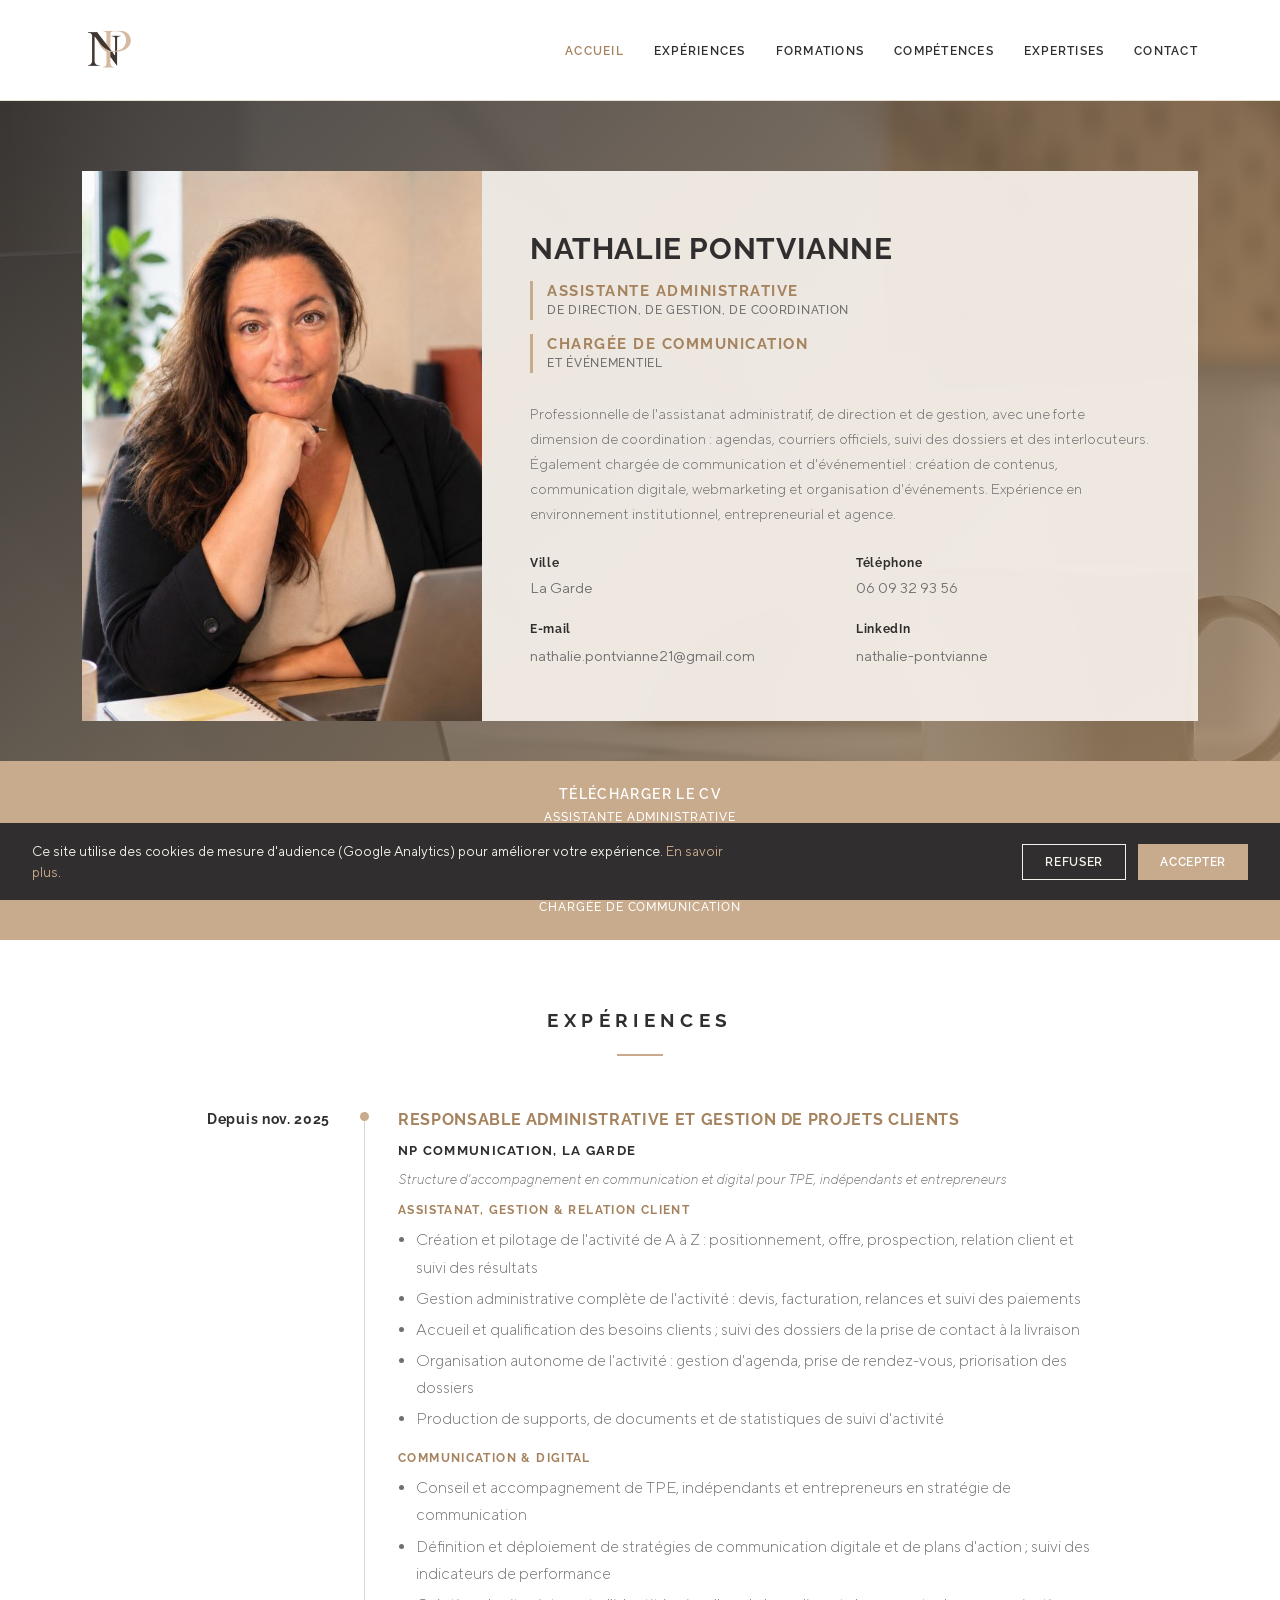
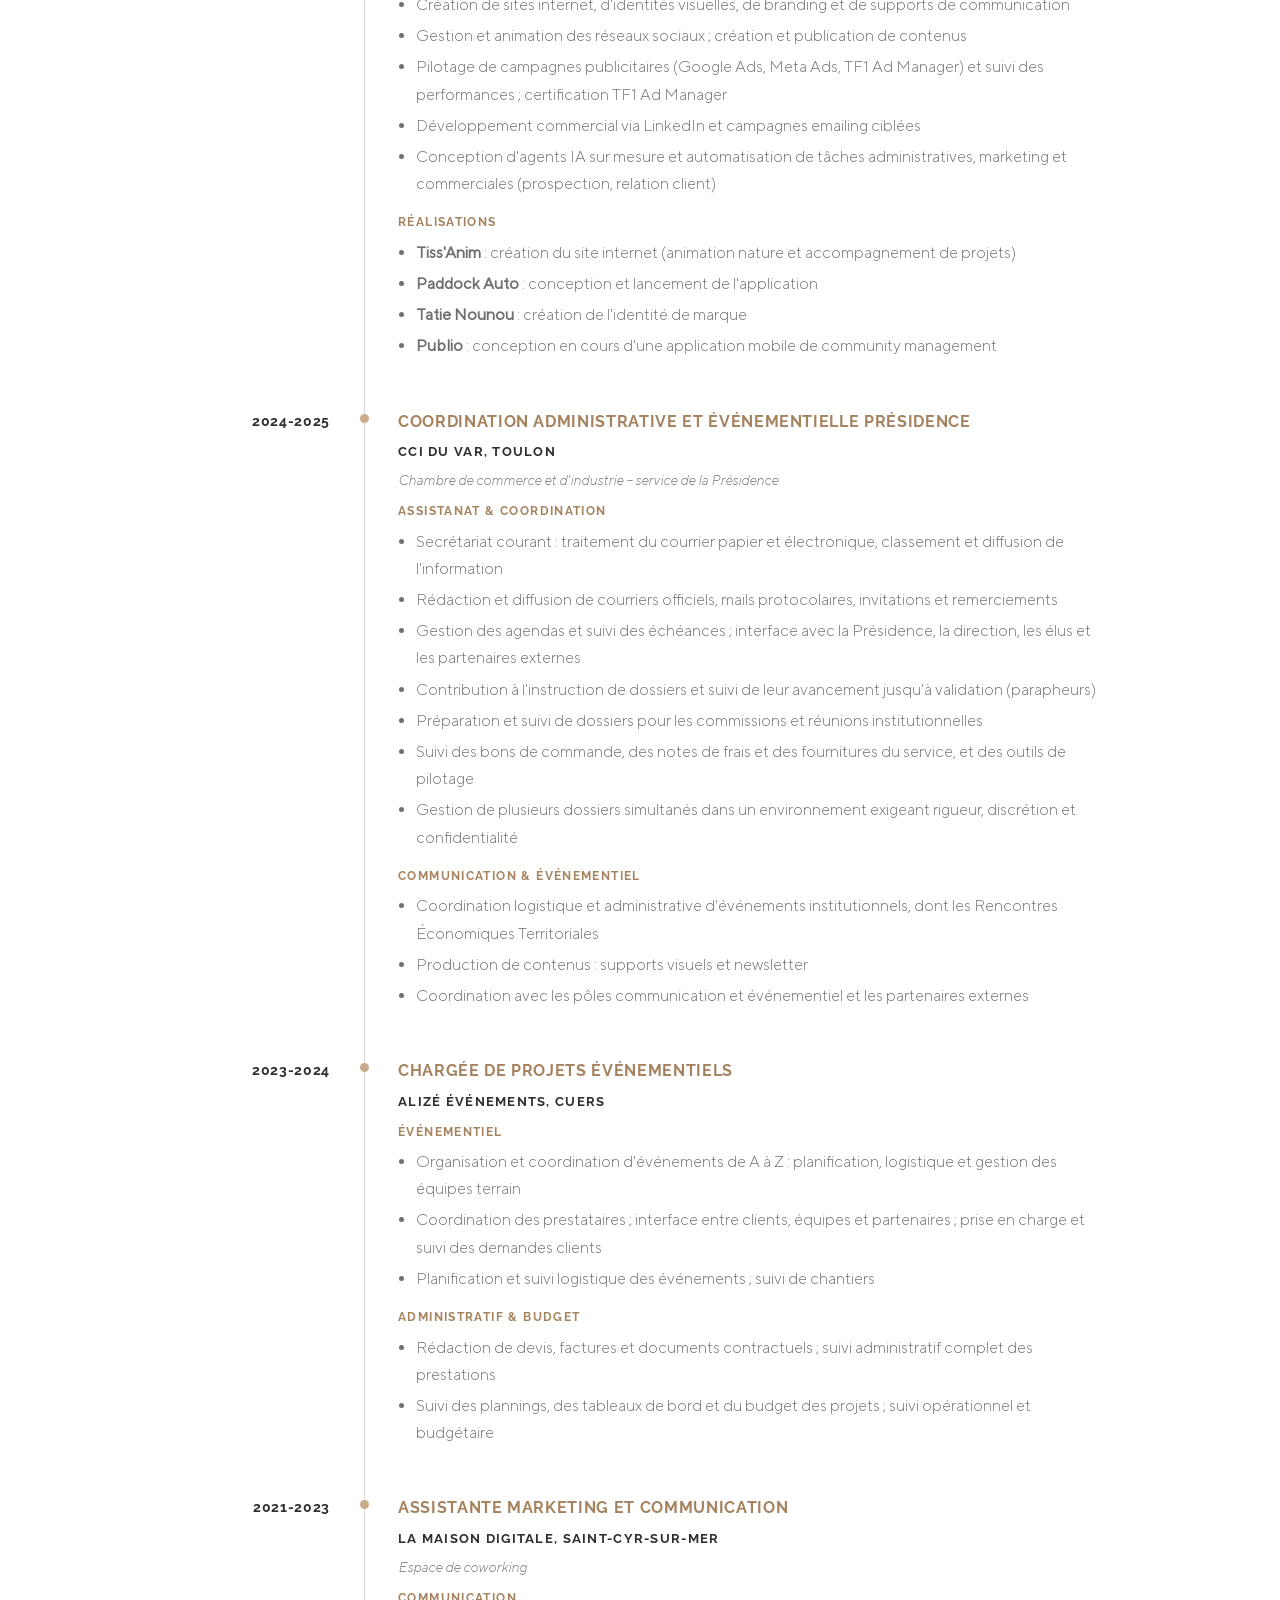
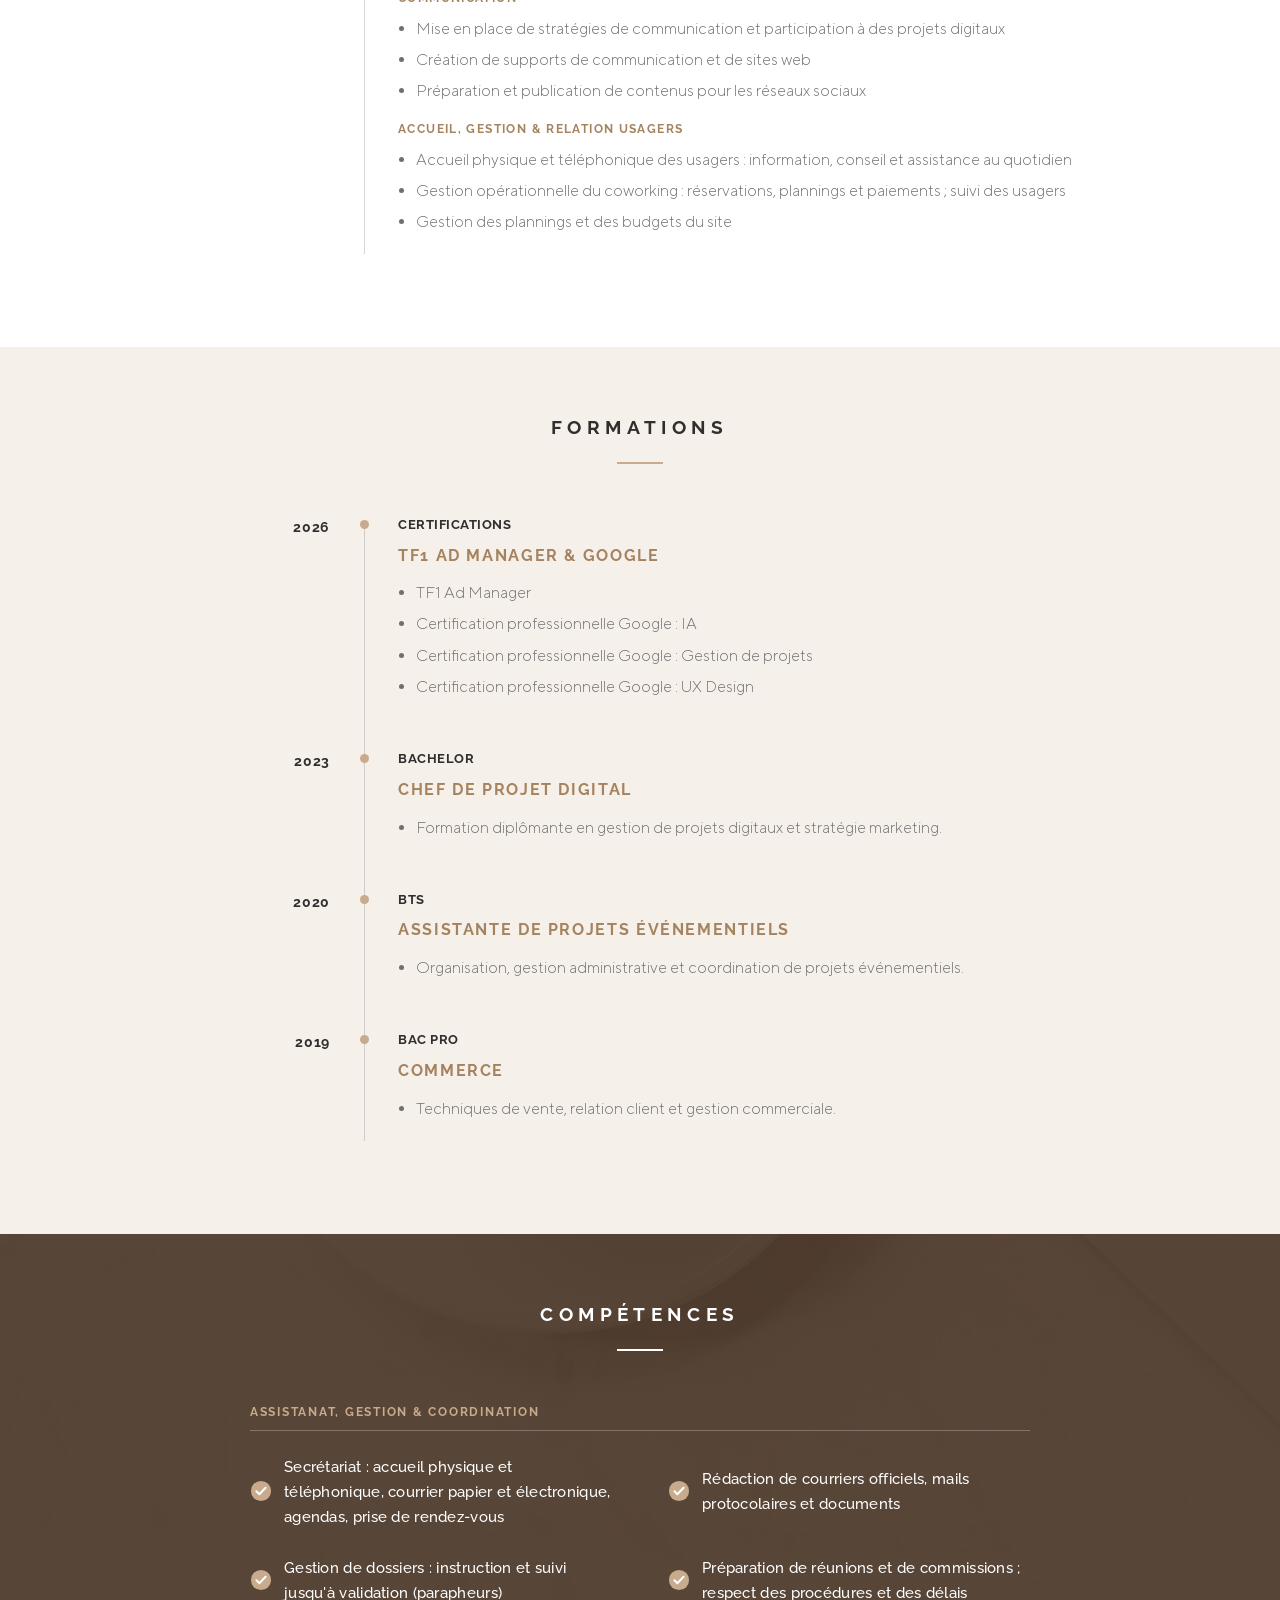
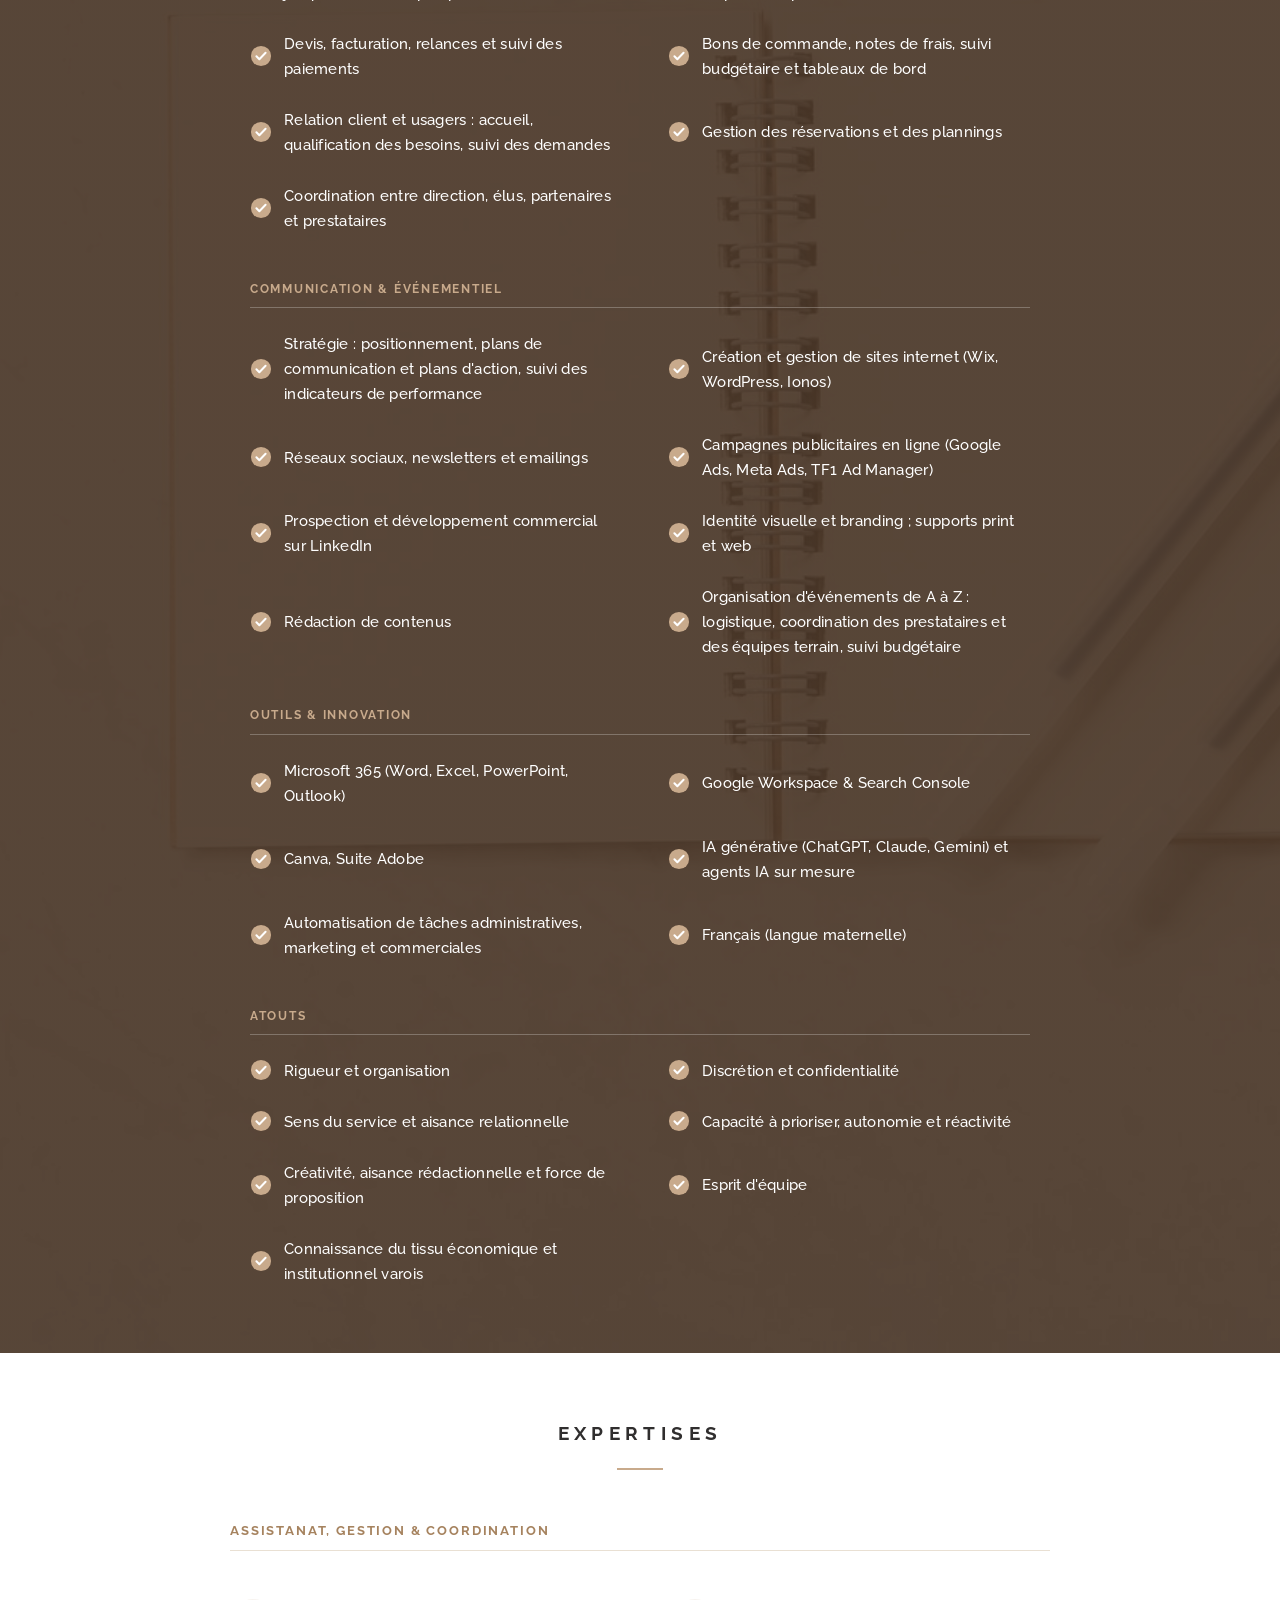
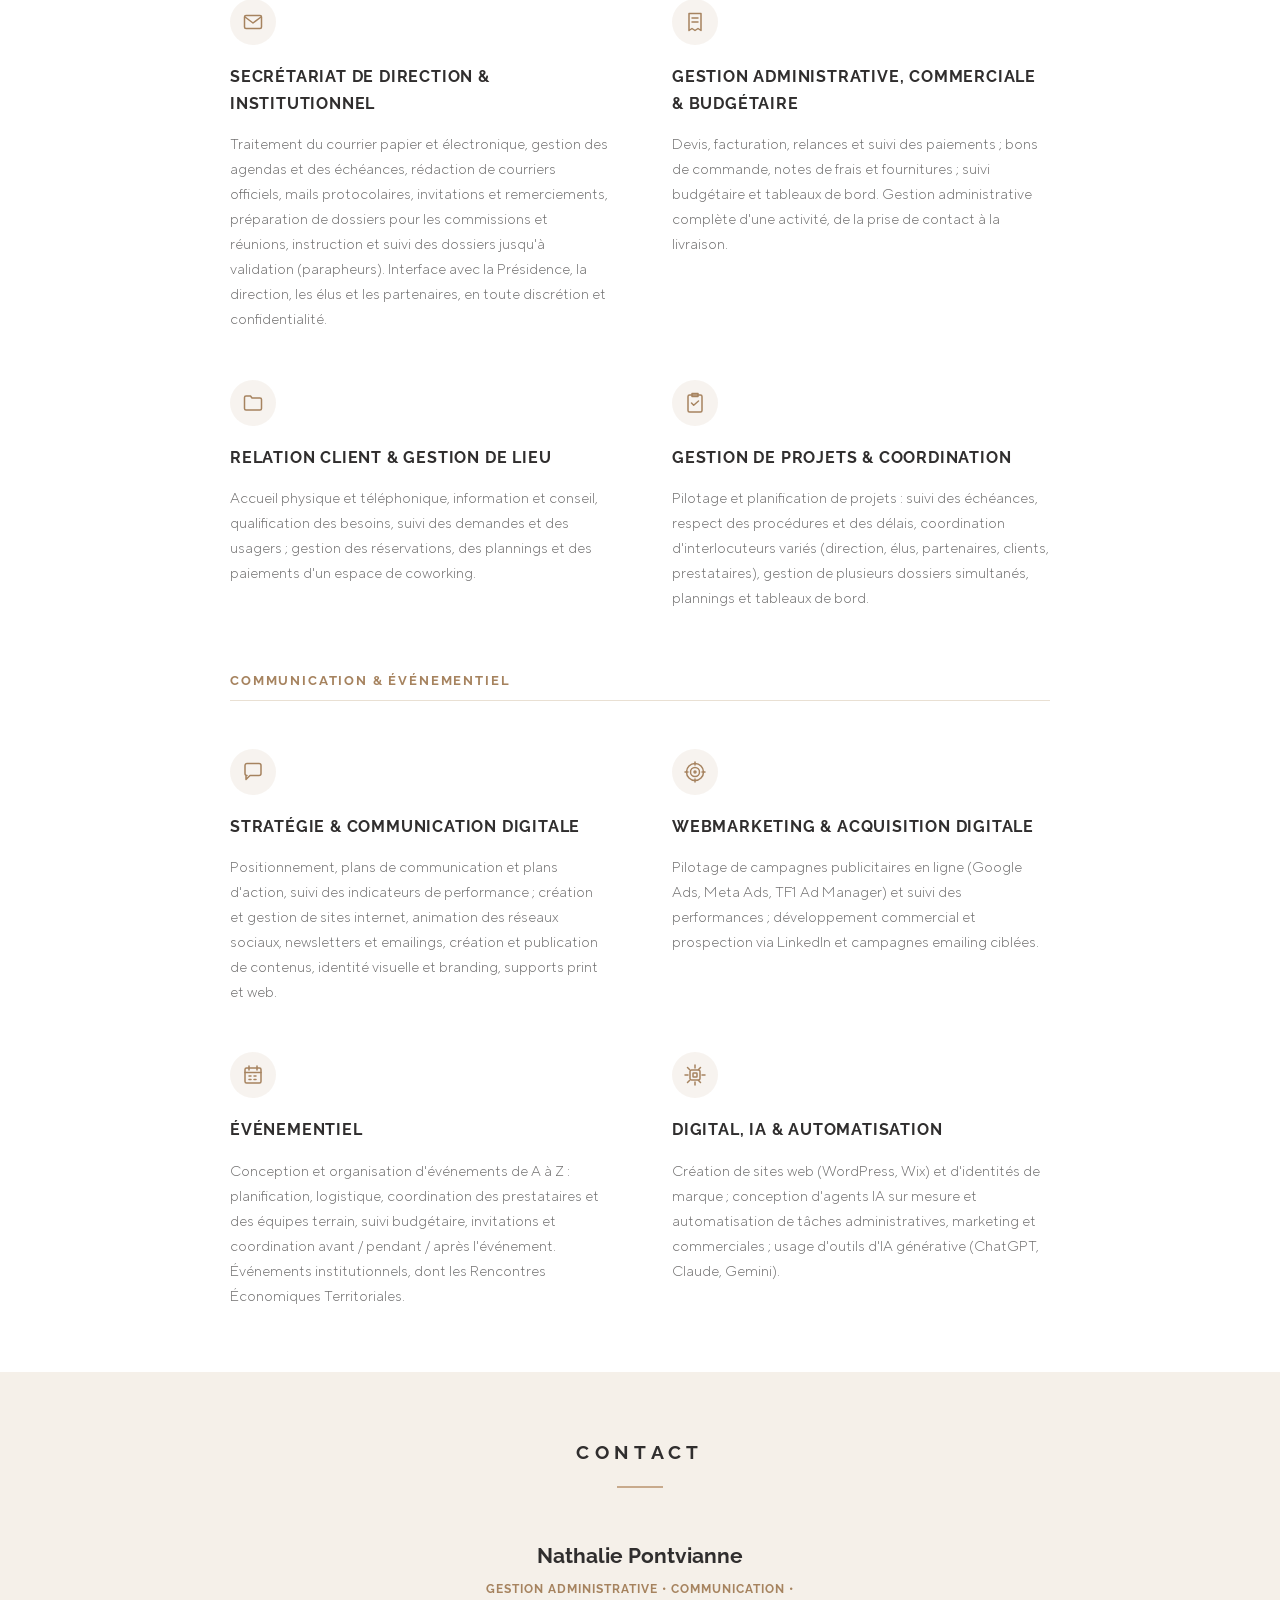
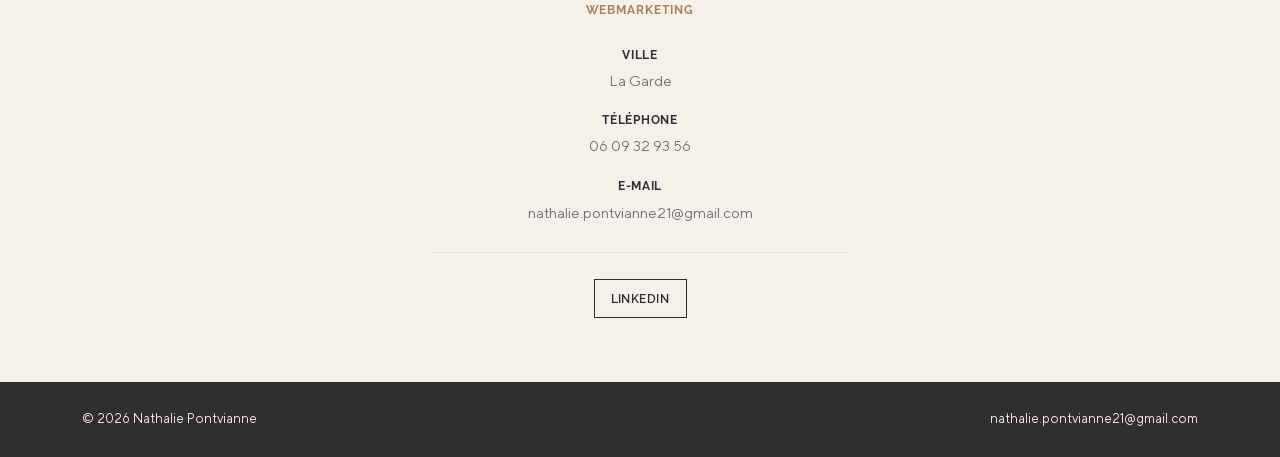
<file: index.html>
<!DOCTYPE html>
<html lang="fr">
<head>
<meta charset="UTF-8">
<meta name="viewport" content="width=device-width, initial-scale=1.0">
<title>Nathalie Pontvianne | Communication • Webmarketing • Gestion administrative</title>
<meta name="description" content="Nathalie Pontvianne, Communication, Webmarketing et Gestion administrative à La Garde : expérience, formation, expertise et contact.">
<link rel="preconnect" href="https://fonts.googleapis.com">
<link rel="preconnect" href="https://fonts.gstatic.com" crossorigin>
<link href="https://fonts.googleapis.com/css2?family=Raleway:wght@500;600;700;800&display=swap" rel="stylesheet">
<link rel="icon" href="favicon.ico" sizes="any">
<link rel="icon" type="image/png" sizes="32x32" href="favicon-32.png">
<link rel="icon" type="image/png" sizes="192x192" href="favicon-192.png">
<link rel="apple-touch-icon" href="apple-touch-icon.png">
<link rel="stylesheet" href="css/style.css?v=12">
<script>
  window.dataLayer = window.dataLayer || [];
  function gtag(){dataLayer.push(arguments);}
  gtag('consent', 'default', { 'analytics_storage': 'denied' });
</script>
<script async src="https://www.googletagmanager.com/gtag/js?id=G-CS874R4XL4"></script>
<script>
  gtag('js', new Date());
  gtag('config', 'G-CS874R4XL4');
</script>
</head>
<body>

<header class="site-header">
  <div class="wrap">
    <a href="#accueil" class="brand">
      <img src="assets/logo-np.png" alt="Nathalie Pontvianne" class="brand-logo">
    </a>
    <button type="button" class="nav-toggle" id="navToggle" aria-label="Ouvrir le menu" aria-expanded="false" aria-controls="siteNav">
      <span></span>
      <span></span>
      <span></span>
    </button>
    <nav id="siteNav">
      <ul>
        <li><a href="#accueil" class="active">Accueil</a></li>
        <li><a href="#experience">Expériences</a></li>
        <li><a href="#formation">Formations</a></li>
        <li><a href="#competences">Compétences</a></li>
        <li><a href="#expertise">Expertises</a></li>
        <li><a href="#contact">Contact</a></li>
      </ul>
    </nav>
  </div>
</header>

<section class="hero" id="accueil">
  <div class="hero-cards">
    <div class="hero-photo-card">
      <img src="assets/photo-hero.jpg" alt="Nathalie Pontvianne">
    </div>
    <div class="hero-info-card">
      <h1>Nathalie Pontvianne</h1>
      <p class="title">
        <span class="casquette"><strong>Assistante administrative</strong><em>de direction, de gestion, de coordination</em></span>
        <span class="casquette"><strong>Chargée de communication</strong><em>et événementiel</em></span>
      </p>
      <p class="bio">Professionnelle de l'assistanat administratif, de direction et de gestion, avec une forte dimension de coordination : agendas, courriers officiels, suivi des dossiers et des interlocuteurs. Également chargée de communication et d'événementiel : création de contenus, communication digitale, webmarketing et organisation d'événements. Expérience en environnement institutionnel, entrepreneurial et agence.</p>
      <div class="hero-facts">
        <div class="fact">
          <span class="label">Ville</span>
          <div>La Garde</div>
        </div>
        <div class="fact">
          <span class="label">Téléphone</span>
          <div>06 09 32 93 56</div>
        </div>
        <div class="fact">
          <span class="label">E-mail</span>
          <a href="mailto:nathalie.pontvianne21@gmail.com">nathalie.pontvianne21@gmail.com</a>
        </div>
        <div class="fact">
          <span class="label">LinkedIn</span>
          <a href="https://www.linkedin.com/in/nathalie-pontvianne/" target="_blank" rel="noopener">nathalie-pontvianne</a>
        </div>
      </div>
    </div>
  </div>
  <div class="hero-social">
    <a href="CV%20NATHALIE%20PONTVIANNE.pdf" download>Télécharger le CV<span>Assistante administrative</span></a>
    <a href="CV%20Nathalie%20Pontvianne%20Chargee%20communication.pdf" download>Télécharger le CV<span>Chargée de communication</span></a>
  </div>
</section>

<main>

  <section id="experience">
    <div class="section-title-wrap">
      <div class="section-title">Expériences</div>
    </div>
    <div class="wrap timeline">

      <div class="timeline-row">
        <div class="date">Depuis nov. 2025</div>
        <div class="dot"></div>
        <div>
          <span class="role-label">Responsable administrative et gestion de projets clients</span>
          <h3>NP Communication, La Garde</h3>
          <p class="org-desc">Structure d'accompagnement en communication et digital pour TPE, indépendants et entrepreneurs</p>
          <h4 class="sub">Assistanat, gestion & relation client</h4>
          <ul>
            <li>Création et pilotage de l'activité de A à Z : positionnement, offre, prospection, relation client et suivi des résultats</li>
            <li>Gestion administrative complète de l'activité : devis, facturation, relances et suivi des paiements</li>
            <li>Accueil et qualification des besoins clients ; suivi des dossiers de la prise de contact à la livraison</li>
            <li>Organisation autonome de l'activité : gestion d'agenda, prise de rendez-vous, priorisation des dossiers</li>
            <li>Production de supports, de documents et de statistiques de suivi d'activité</li>
          </ul>
          <h4 class="sub">Communication & digital</h4>
          <ul>
            <li>Conseil et accompagnement de TPE, indépendants et entrepreneurs en stratégie de communication</li>
            <li>Définition et déploiement de stratégies de communication digitale et de plans d'action ; suivi des indicateurs de performance</li>
            <li>Création de sites internet, d'identités visuelles, de branding et de supports de communication</li>
            <li>Gestion et animation des réseaux sociaux ; création et publication de contenus</li>
            <li>Pilotage de campagnes publicitaires (Google Ads, Meta Ads, TF1 Ad Manager) et suivi des performances ; certification TF1 Ad Manager</li>
            <li>Développement commercial via LinkedIn et campagnes emailing ciblées</li>
            <li>Conception d'agents IA sur mesure et automatisation de tâches administratives, marketing et commerciales (prospection, relation client)</li>
          </ul>
          <h4 class="sub">Réalisations</h4>
          <ul>
            <li><strong>Tiss'Anim</strong> : création du site internet (animation nature et accompagnement de projets)</li>
            <li><strong>Paddock Auto</strong> : conception et lancement de l'application</li>
            <li><strong>Tatie Nounou</strong> : création de l'identité de marque</li>
            <li><strong>Publio</strong> : conception en cours d'une application mobile de community management</li>
          </ul>
        </div>
      </div>

      <div class="timeline-row">
        <div class="date">2024-2025</div>
        <div class="dot"></div>
        <div>
          <span class="role-label">Coordination administrative et événementielle présidence</span>
          <h3>CCI du Var, Toulon</h3>
          <p class="org-desc">Chambre de commerce et d'industrie – service de la Présidence</p>
          <h4 class="sub">Assistanat & coordination</h4>
          <ul>
            <li>Secrétariat courant : traitement du courrier papier et électronique, classement et diffusion de l'information</li>
            <li>Rédaction et diffusion de courriers officiels, mails protocolaires, invitations et remerciements</li>
            <li>Gestion des agendas et suivi des échéances ; interface avec la Présidence, la direction, les élus et les partenaires externes</li>
            <li>Contribution à l'instruction de dossiers et suivi de leur avancement jusqu'à validation (parapheurs)</li>
            <li>Préparation et suivi de dossiers pour les commissions et réunions institutionnelles</li>
            <li>Suivi des bons de commande, des notes de frais et des fournitures du service, et des outils de pilotage</li>
            <li>Gestion de plusieurs dossiers simultanés dans un environnement exigeant rigueur, discrétion et confidentialité</li>
          </ul>
          <h4 class="sub">Communication & événementiel</h4>
          <ul>
            <li>Coordination logistique et administrative d'événements institutionnels, dont les Rencontres Économiques Territoriales</li>
            <li>Production de contenus : supports visuels et newsletter</li>
            <li>Coordination avec les pôles communication et événementiel et les partenaires externes</li>
          </ul>
        </div>
      </div>

      <div class="timeline-row">
        <div class="date">2023-2024</div>
        <div class="dot"></div>
        <div>
          <span class="role-label">Chargée de projets événementiels</span>
          <h3>Alizé Événements, Cuers</h3>
          <h4 class="sub">Événementiel</h4>
          <ul>
            <li>Organisation et coordination d'événements de A à Z : planification, logistique et gestion des équipes terrain</li>
            <li>Coordination des prestataires ; interface entre clients, équipes et partenaires ; prise en charge et suivi des demandes clients</li>
            <li>Planification et suivi logistique des événements ; suivi de chantiers</li>
          </ul>
          <h4 class="sub">Administratif & budget</h4>
          <ul>
            <li>Rédaction de devis, factures et documents contractuels ; suivi administratif complet des prestations</li>
            <li>Suivi des plannings, des tableaux de bord et du budget des projets ; suivi opérationnel et budgétaire</li>
          </ul>
        </div>
      </div>

      <div class="timeline-row">
        <div class="date">2021-2023</div>
        <div class="dot"></div>
        <div>
          <span class="role-label">Assistante marketing et communication</span>
          <h3>La Maison Digitale, Saint-Cyr-sur-Mer</h3>
          <p class="org-desc">Espace de coworking</p>
          <h4 class="sub">Communication</h4>
          <ul>
            <li>Mise en place de stratégies de communication et participation à des projets digitaux</li>
            <li>Création de supports de communication et de sites web</li>
            <li>Préparation et publication de contenus pour les réseaux sociaux</li>
          </ul>
          <h4 class="sub">Accueil, gestion & relation usagers</h4>
          <ul>
            <li>Accueil physique et téléphonique des usagers : information, conseil et assistance au quotidien</li>
            <li>Gestion opérationnelle du coworking : réservations, plannings et paiements ; suivi des usagers</li>
            <li>Gestion des plannings et des budgets du site</li>
          </ul>
        </div>
      </div>

    </div>
  </section>

  <section id="formation">
    <div class="section-title-wrap">
      <div class="section-title">Formations</div>
    </div>
    <div class="wrap timeline">

      <div class="timeline-row">
        <div class="date">2026</div>
        <div class="dot"></div>
        <div>
          <span class="role-label">Certifications</span>
          <h3>TF1 Ad Manager &amp; Google</h3>
          <ul>
            <li>TF1 Ad Manager</li>
            <li>Certification professionnelle Google : IA</li>
            <li>Certification professionnelle Google : Gestion de projets</li>
            <li>Certification professionnelle Google : UX Design</li>
          </ul>
        </div>
      </div>

      <div class="timeline-row">
        <div class="date">2023</div>
        <div class="dot"></div>
        <div>
          <span class="role-label">Bachelor</span>
          <h3>Chef de Projet Digital</h3>
          <ul><li>Formation diplômante en gestion de projets digitaux et stratégie marketing.</li></ul>
        </div>
      </div>

      <div class="timeline-row">
        <div class="date">2020</div>
        <div class="dot"></div>
        <div>
          <span class="role-label">BTS</span>
          <h3>Assistante de projets événementiels</h3>
          <ul><li>Organisation, gestion administrative et coordination de projets événementiels.</li></ul>
        </div>
      </div>

      <div class="timeline-row">
        <div class="date">2019</div>
        <div class="dot"></div>
        <div>
          <span class="role-label">Bac Pro</span>
          <h3>Commerce</h3>
          <ul><li>Techniques de vente, relation client et gestion commerciale.</li></ul>
        </div>
      </div>

    </div>
  </section>

  <section id="competences" class="competences">
    <div class="section-title-wrap">
      <div class="section-title">Compétences</div>
    </div>
    <div class="wrap">
      <div class="competences-grid">
        <div class="group-title">Assistanat, gestion & coordination</div>
        <div class="tag">Secrétariat : accueil physique et téléphonique, courrier papier et électronique, agendas, prise de rendez-vous</div>
        <div class="tag">Rédaction de courriers officiels, mails protocolaires et documents</div>
        <div class="tag">Gestion de dossiers : instruction et suivi jusqu'à validation (parapheurs)</div>
        <div class="tag">Préparation de réunions et de commissions ; respect des procédures et des délais</div>
        <div class="tag">Devis, facturation, relances et suivi des paiements</div>
        <div class="tag">Bons de commande, notes de frais, suivi budgétaire et tableaux de bord</div>
        <div class="tag">Relation client et usagers : accueil, qualification des besoins, suivi des demandes</div>
        <div class="tag">Gestion des réservations et des plannings</div>
        <div class="tag">Coordination entre direction, élus, partenaires et prestataires</div>
        <div class="group-title">Communication & événementiel</div>
        <div class="tag">Stratégie : positionnement, plans de communication et plans d'action, suivi des indicateurs de performance</div>
        <div class="tag">Création et gestion de sites internet (Wix, WordPress, Ionos)</div>
        <div class="tag">Réseaux sociaux, newsletters et emailings</div>
        <div class="tag">Campagnes publicitaires en ligne (Google Ads, Meta Ads, TF1 Ad Manager)</div>
        <div class="tag">Prospection et développement commercial sur LinkedIn</div>
        <div class="tag">Identité visuelle et branding ; supports print et web</div>
        <div class="tag">Rédaction de contenus</div>
        <div class="tag">Organisation d'événements de A à Z : logistique, coordination des prestataires et des équipes terrain, suivi budgétaire</div>
        <div class="group-title">Outils & innovation</div>
        <div class="tag">Microsoft 365 (Word, Excel, PowerPoint, Outlook)</div>
        <div class="tag">Google Workspace & Search Console</div>
        <div class="tag">Canva, Suite Adobe</div>
        <div class="tag">IA générative (ChatGPT, Claude, Gemini) et agents IA sur mesure</div>
        <div class="tag">Automatisation de tâches administratives, marketing et commerciales</div>
        <div class="tag">Français (langue maternelle)</div>
        <div class="group-title">Atouts</div>
        <div class="tag">Rigueur et organisation</div>
        <div class="tag">Discrétion et confidentialité</div>
        <div class="tag">Sens du service et aisance relationnelle</div>
        <div class="tag">Capacité à prioriser, autonomie et réactivité</div>
        <div class="tag">Créativité, aisance rédactionnelle et force de proposition</div>
        <div class="tag">Esprit d'équipe</div>
        <div class="tag">Connaissance du tissu économique et institutionnel varois</div>
      </div>
    </div>
  </section>

  <section id="expertise">
    <div class="section-title-wrap">
      <div class="section-title">Expertises</div>
    </div>
    <div class="wrap">
      <div class="expertise-grid">
        <div class="group-title">Assistanat, gestion & coordination</div>
        <div class="item">
          <span class="icon" aria-hidden="true">
            <svg viewBox="0 0 24 24" fill="none" stroke="currentColor" stroke-width="1.5" stroke-linecap="round" stroke-linejoin="round"><rect x="3.5" y="5.5" width="17" height="13" rx="1.5"></rect><path d="M4 7l8 6 8-6"></path></svg>
          </span>
          <h3>Secrétariat de direction &amp; institutionnel</h3>
          <p>Traitement du courrier papier et électronique, gestion des agendas et des échéances, rédaction de courriers officiels, mails protocolaires, invitations et remerciements, préparation de dossiers pour les commissions et réunions, instruction et suivi des dossiers jusqu'à validation (parapheurs). Interface avec la Présidence, la direction, les élus et les partenaires, en toute discrétion et confidentialité.</p>
        </div>
        <div class="item">
          <span class="icon" aria-hidden="true">
            <svg viewBox="0 0 24 24" fill="none" stroke="currentColor" stroke-width="1.5" stroke-linecap="round" stroke-linejoin="round"><path d="M6 3.5h12v17l-3-2-3 2-3-2-3 2z"></path><path d="M9 8h6M9 12h6"></path></svg>
          </span>
          <h3>Gestion administrative, commerciale &amp; budgétaire</h3>
          <p>Devis, facturation, relances et suivi des paiements ; bons de commande, notes de frais et fournitures ; suivi budgétaire et tableaux de bord. Gestion administrative complète d'une activité, de la prise de contact à la livraison.</p>
        </div>
        <div class="item">
          <span class="icon" aria-hidden="true">
            <svg viewBox="0 0 24 24" fill="none" stroke="currentColor" stroke-width="1.5" stroke-linecap="round" stroke-linejoin="round"><path d="M3.5 6.5A1.5 1.5 0 0 1 5 5h4.5l1.5 2H19A1.5 1.5 0 0 1 20.5 8.5v9A1.5 1.5 0 0 1 19 19H5A1.5 1.5 0 0 1 3.5 17.5v-11Z"></path></svg>
          </span>
          <h3>Relation client &amp; gestion de lieu</h3>
          <p>Accueil physique et téléphonique, information et conseil, qualification des besoins, suivi des demandes et des usagers ; gestion des réservations, des plannings et des paiements d'un espace de coworking.</p>
        </div>
        <div class="item">
          <span class="icon" aria-hidden="true">
            <svg viewBox="0 0 24 24" fill="none" stroke="currentColor" stroke-width="1.5" stroke-linecap="round" stroke-linejoin="round"><rect x="5" y="4" width="14" height="17" rx="1.5"></rect><path d="M9 2.5h6v3H9z"></path><path d="M8.5 12l2.2 2.2L15.5 10"></path></svg>
          </span>
          <h3>Gestion de projets &amp; coordination</h3>
          <p>Pilotage et planification de projets : suivi des échéances, respect des procédures et des délais, coordination d'interlocuteurs variés (direction, élus, partenaires, clients, prestataires), gestion de plusieurs dossiers simultanés, plannings et tableaux de bord.</p>
        </div>
        <div class="group-title">Communication &amp; événementiel</div>
        <div class="item">
          <span class="icon" aria-hidden="true">
            <svg viewBox="0 0 24 24" fill="none" stroke="currentColor" stroke-width="1.5" stroke-linecap="round" stroke-linejoin="round"><path d="M4 5.5A2 2 0 0 1 6 3.5h12A2 2 0 0 1 20 5.5v8A2 2 0 0 1 18 15.5H9l-4 4v-4H6A2 2 0 0 1 4 13.5v-8Z"></path></svg>
          </span>
          <h3>Stratégie &amp; communication digitale</h3>
          <p>Positionnement, plans de communication et plans d'action, suivi des indicateurs de performance ; création et gestion de sites internet, animation des réseaux sociaux, newsletters et emailings, création et publication de contenus, identité visuelle et branding, supports print et web.</p>
        </div>
        <div class="item">
          <span class="icon" aria-hidden="true">
            <svg viewBox="0 0 24 24" fill="none" stroke="currentColor" stroke-width="1.5" stroke-linecap="round" stroke-linejoin="round"><circle cx="12" cy="12" r="8.5"></circle><circle cx="12" cy="12" r="4.5"></circle><circle cx="12" cy="12" r="1"></circle><path d="M12 2v3M12 19v3M2 12h3M19 12h3"></path></svg>
          </span>
          <h3>Webmarketing &amp; acquisition digitale</h3>
          <p>Pilotage de campagnes publicitaires en ligne (Google Ads, Meta Ads, TF1 Ad Manager) et suivi des performances ; développement commercial et prospection via LinkedIn et campagnes emailing ciblées.</p>
        </div>
        <div class="item">
          <span class="icon" aria-hidden="true">
            <svg viewBox="0 0 24 24" fill="none" stroke="currentColor" stroke-width="1.5" stroke-linecap="round" stroke-linejoin="round"><rect x="4" y="5" width="16" height="15" rx="1.5"></rect><path d="M4 9.5h16M8 3v4M16 3v4"></path><path d="M8 13h2M13 13h2M8 16.5h2M13 16.5h2"></path></svg>
          </span>
          <h3>Événementiel</h3>
          <p>Conception et organisation d'événements de A à Z : planification, logistique, coordination des prestataires et des équipes terrain, suivi budgétaire, invitations et coordination avant / pendant / après l'événement. Événements institutionnels, dont les Rencontres Économiques Territoriales.</p>
        </div>
        <div class="item">
          <span class="icon" aria-hidden="true">
            <svg viewBox="0 0 24 24" fill="none" stroke="currentColor" stroke-width="1.5" stroke-linecap="round" stroke-linejoin="round"><rect x="7" y="7" width="10" height="10" rx="1.5"></rect><rect x="10" y="10" width="4" height="4" rx="0.5"></rect><path d="M12 2v3M12 19v3M2 12h3M19 12h3M4.5 4.5l2 2M17.5 4.5l-2 2M4.5 19.5l2-2M17.5 19.5l-2-2"></path></svg>
          </span>
          <h3>Digital, IA &amp; automatisation</h3>
          <p>Création de sites web (WordPress, Wix) et d'identités de marque ; conception d'agents IA sur mesure et automatisation de tâches administratives, marketing et commerciales ; usage d'outils d'IA générative (ChatGPT, Claude, Gemini).</p>
        </div>
      </div>
    </div>
  </section>

  <section id="contact" class="contact">
    <div class="section-title-wrap">
      <div class="section-title">Contact</div>
    </div>
    <div class="wrap contact-grid">
      <div class="contact-info">
        <h3>Nathalie Pontvianne</h3>
        <p class="title">Gestion administrative • Communication • Webmarketing</p>
        <div class="fact">
          <span class="label">Ville</span>
          <div>La Garde</div>
        </div>
        <div class="fact">
          <span class="label">Téléphone</span>
          <a href="tel:+330609329356">06 09 32 93 56</a>
        </div>
        <div class="fact">
          <span class="label">E-mail</span>
          <a href="mailto:nathalie.pontvianne21@gmail.com">nathalie.pontvianne21@gmail.com</a>
        </div>
        <div class="social-links">
          <a href="https://www.linkedin.com/in/nathalie-pontvianne/" target="_blank" rel="noopener">LinkedIn</a>
        </div>
      </div>
    </div>
  </section>

</main>

<footer>
  <div class="wrap">
    <div>© 2026 Nathalie Pontvianne</div>
    <div>nathalie.pontvianne21@gmail.com</div>
  </div>
</footer>

<script>
(function(){
  var toggle = document.getElementById('navToggle');
  var nav = document.getElementById('siteNav');
  if(!toggle || !nav) return;
  toggle.addEventListener('click', function(){
    var isOpen = nav.classList.toggle('open');
    toggle.classList.toggle('open', isOpen);
    toggle.setAttribute('aria-expanded', isOpen ? 'true' : 'false');
  });
  nav.querySelectorAll('a').forEach(function(link){
    link.addEventListener('click', function(){
      nav.classList.remove('open');
      toggle.classList.remove('open');
      toggle.setAttribute('aria-expanded', 'false');
    });
  });
})();
</script>

<div class="cookie-banner" id="cookieBanner">
  <p>Ce site utilise des cookies de mesure d'audience (Google Analytics) pour améliorer votre expérience. <a href="https://policies.google.com/privacy" target="_blank" rel="noopener">En savoir plus</a>.</p>
  <div class="cookie-banner-actions">
    <button type="button" id="cookieDecline">Refuser</button>
    <button type="button" id="cookieAccept">Accepter</button>
  </div>
</div>

<script>
(function(){
  var banner = document.getElementById('cookieBanner');
  var choice = localStorage.getItem('cookie_consent');
  if(!choice){
    banner.style.display = 'flex';
  } else if(choice === 'granted'){
    gtag('consent', 'update', { 'analytics_storage': 'granted' });
  }
  document.getElementById('cookieAccept').addEventListener('click', function(){
    localStorage.setItem('cookie_consent', 'granted');
    gtag('consent', 'update', { 'analytics_storage': 'granted' });
    banner.style.display = 'none';
  });
  document.getElementById('cookieDecline').addEventListener('click', function(){
    localStorage.setItem('cookie_consent', 'denied');
    banner.style.display = 'none';
  });
})();
</script>

</body>
</html>
</file>
<file: css/style.css>
@font-face {
  font-family: 'TT Norms Pro';
  src: url('../fonts/TTNormsPro-Regular.woff2') format('woff2');
  font-weight: 400;
  font-style: normal;
  font-display: swap;
}
@font-face {
  font-family: 'TT Norms Pro';
  src: url('../fonts/TTNormsPro-Light.woff2') format('woff2');
  font-weight: 300;
  font-style: normal;
  font-display: swap;
}
@font-face {
  font-family: 'TT Norms Pro';
  src: url('../fonts/TTNormsPro-LightItalic.woff2') format('woff2');
  font-weight: 300;
  font-style: italic;
  font-display: swap;
}

:root {
  --primary: #C8AA8C;
  --primary-dark: #A6835F;
  --grey: #706F6F;
  --dark: #302E2E;
  --white: #FFFFFF;
  --sand: #F5F0E9;
  --sand-line: #E9E0D3;
  --brown-deep: #4A3728;
  --max-width: 1180px;
}

* { box-sizing: border-box; }

html { scroll-behavior: smooth; }

body {
  margin: 0;
  font-family: 'TT Norms Pro', -apple-system, BlinkMacSystemFont, "Segoe UI", Helvetica, Arial, sans-serif;
  font-weight: 400;
  color: var(--dark);
  background: var(--white);
  line-height: 1.7;
}

h1, h2, h3, .brand, nav a, .section-title, .role-label {
  font-family: 'Raleway', sans-serif;
}

a { color: var(--primary-dark); text-decoration: none; }
a:hover { text-decoration: underline; }

img { max-width: 100%; display: block; }

.wrap {
  max-width: var(--max-width);
  margin: 0 auto;
  padding: 0 32px;
}

/* Header / nav */
header.site-header {
  background: var(--white);
  padding: 24px 0;
  position: sticky;
  top: 0;
  z-index: 20;
  border-bottom: 1px solid var(--sand-line);
}

header.site-header .wrap {
  display: flex;
  align-items: center;
  justify-content: space-between;
  flex-wrap: wrap;
  gap: 14px;
}

.brand {
  display: block;
  color: var(--dark);
  font-size: 1.35rem;
  font-weight: 700;
  letter-spacing: 0.02em;
}

.brand-logo {
  height: 52px;
  width: auto;
}

nav ul {
  list-style: none;
  display: flex;
  gap: 30px;
  margin: 0;
  padding: 0;
  flex-wrap: wrap;
}

nav a {
  color: var(--dark);
  font-size: 0.78rem;
  letter-spacing: 0.1em;
  font-weight: 600;
  text-transform: uppercase;
}

nav a:hover, nav a.active { color: var(--primary-dark); text-decoration: none; }

.nav-toggle {
  display: none;
  flex-direction: column;
  justify-content: center;
  align-items: center;
  gap: 5px;
  width: 32px;
  height: 32px;
  padding: 0;
  border: none;
  background: transparent;
  cursor: pointer;
  flex-shrink: 0;
}
.nav-toggle span {
  display: block;
  width: 24px;
  height: 2px;
  background: var(--dark);
  transition: transform 0.2s ease, opacity 0.2s ease;
}

/* ===== HERO ===== */
.hero {
  position: relative;
  background: linear-gradient(135deg, rgba(48,46,46,0.88), rgba(166,131,95,0.75)), url('../assets/hero-bg.jpg') center/cover no-repeat;
  padding: 70px 0 0;
}

.hero-cards {
  max-width: var(--max-width);
  margin: 0 auto;
  padding: 0 32px;
  display: flex;
  flex-wrap: wrap;
}

.hero-photo-card {
  width: 400px;
  flex-shrink: 0;
  overflow: hidden;
}

.hero-photo-card img {
  width: 100%;
  height: 100%;
  object-fit: cover;
  object-position: center 20%;
}

.hero-info-card {
  flex: 1 1 320px;
  background: rgba(245, 240, 233, 0.94);
  padding: 52px 48px;
  display: flex;
  flex-direction: column;
  justify-content: center;
  min-height: 460px;
}

.hero-info-card h1 {
  font-size: 1.9rem;
  font-weight: 700;
  letter-spacing: 0.02em;
  text-transform: uppercase;
  color: var(--dark);
  margin: 0 0 6px;
}

.hero-info-card .title {
  font-family: 'Raleway', sans-serif;
  font-size: 0.85rem;
  font-weight: 700;
  letter-spacing: 0.1em;
  text-transform: uppercase;
  color: var(--primary-dark);
  margin: 0 0 28px;
}

.hero-info-card .casquette {
  display: block;
  border-left: 3px solid var(--primary);
  padding-left: 14px;
  margin-bottom: 14px;
}
.hero-info-card .casquette:last-child { margin-bottom: 0; }
.hero-info-card .casquette strong {
  display: block;
  font-size: 0.95rem;
  letter-spacing: 0.1em;
  line-height: 1.4;
}
.hero-info-card .casquette em {
  display: block;
  font-style: normal;
  font-weight: 500;
  font-size: 0.74rem;
  letter-spacing: 0.06em;
  color: var(--grey);
  line-height: 1.5;
}

.hero-info-card .bio {
  font-size: 0.92rem;
  font-weight: 300;
  line-height: 1.7;
  color: var(--grey);
  margin: 0 0 28px;
  max-width: 620px;
}

.hero-facts {
  display: grid;
  grid-template-columns: 1fr 1fr;
  gap: 20px 32px;
}

.hero-facts .fact .label {
  display: block;
  font-family: 'Raleway', sans-serif;
  font-size: 0.72rem;
  font-weight: 700;
  letter-spacing: 0.06em;
  color: var(--dark);
  margin-bottom: 2px;
}

.hero-facts .fact div,
.hero-facts .fact a {
  font-size: 0.92rem;
  color: var(--grey);
}

.btn {
  display: inline-block;
  background: var(--primary);
  color: var(--white);
  padding: 13px 26px;
  border-radius: 2px;
  font-family: 'Raleway', sans-serif;
  font-weight: 600;
  font-size: 0.78rem;
  letter-spacing: 0.08em;
  text-transform: uppercase;
}

.btn:hover { background: var(--primary-dark); text-decoration: none; }

.btn.secondary {
  background: transparent;
  border: 1.5px solid var(--dark);
  color: var(--dark);
}
.btn.secondary:hover { background: var(--dark); color: var(--white); }

.hero-social {
  margin-top: 40px;
  display: flex;
  flex-direction: column;
}

.hero-social a + a { border-top: 1px solid rgba(255, 255, 255, 0.5); }

.hero-social a span {
  display: block;
  font-size: 0.72rem;
  font-weight: 500;
  letter-spacing: 0.08em;
  margin-top: 2px;
}

.hero-social a {
  display: block;
  flex: 1 1 0;
  background: var(--primary);
  color: var(--white);
  text-align: center;
  padding: 22px 12px;
  font-family: 'Raleway', sans-serif;
  font-weight: 600;
  font-size: 0.85rem;
  letter-spacing: 0.1em;
  text-transform: uppercase;
}
.hero-social a:hover { background: var(--primary-dark); text-decoration: none; }

/* ===== Section titles ===== */
.section-title-wrap {
  text-align: center;
  padding: 64px 0 30px;
}

.section-title {
  font-size: 1.2rem;
  font-weight: 700;
  letter-spacing: 0.28em;
  text-transform: uppercase;
  text-align: center;
  color: var(--dark);
  margin: 0 auto 20px;
}

.section-title::after {
  content: "";
  display: block;
  width: 46px;
  height: 2px;
  background: var(--primary);
  margin: 18px auto 0;
}

main section { padding-bottom: 64px; }

/* ===== Timeline (Expérience / Formation) ===== */
.timeline { overflow: hidden; }

.timeline-row {
  position: relative;
  display: grid;
  grid-template-columns: 150px 20px 1fr;
  gap: 0 24px;
  max-width: 920px;
  margin: 0 auto 44px;
}

.timeline-row::before {
  content: "";
  position: absolute;
  top: 15px;
  left: 184px;
  width: 1px;
  height: calc(100% + 35px);
  background: rgba(112, 111, 111, 0.28);
}

.timeline-row:last-child::before { height: 100%; }

.timeline-row .date {
  font-family: 'Raleway', sans-serif;
  font-weight: 700;
  font-size: 0.85rem;
  letter-spacing: 0.05em;
  color: var(--dark);
  text-align: right;
  padding-top: 2px;
}

.timeline-row .role-label {
  display: block;
  font-size: 1.02rem;
  font-weight: 700;
  letter-spacing: 0.04em;
  text-transform: uppercase;
  color: var(--primary-dark);
  margin-bottom: 6px;
}

.timeline-row .dot {
  width: 9px;
  height: 9px;
  border-radius: 50%;
  background: var(--primary);
  margin-top: 6px;
  justify-self: center;
  position: relative;
}

/* Separation between Expérience et Formation */
#formation {
  background: var(--sand);
}

/* In Formation, the diploma name should read bigger than the diploma type */
#formation .role-label {
  font-size: 0.8rem;
  color: var(--dark);
}
#formation h3 {
  font-size: 1.02rem;
  color: var(--primary-dark);
}

.timeline-row h3 {
  font-size: 0.8rem;
  font-weight: 700;
  letter-spacing: 0.1em;
  text-transform: uppercase;
  margin: 0 0 10px;
  color: var(--dark);
}

.timeline-row .org-desc {
  margin: -4px 0 10px;
  font-size: 0.85rem;
  font-style: italic;
  font-weight: 300;
  color: var(--grey);
}

.timeline-row h4.sub {
  font-family: 'Raleway', sans-serif;
  font-size: 0.72rem;
  font-weight: 700;
  letter-spacing: 0.12em;
  text-transform: uppercase;
  color: var(--primary-dark);
  margin: 16px 0 6px;
}
.timeline-row h4.sub:first-of-type { margin-top: 6px; }

.timeline-row ul {
  margin: 0;
  padding-left: 18px;
  color: var(--grey);
  font-weight: 300;
}
.timeline-row li { margin-bottom: 4px; }

/* ===== Compétences (full-bleed, airy) ===== */
.competences {
  background: linear-gradient(rgba(74, 55, 40, 0.92), rgba(74, 55, 40, 0.92)), url('../assets/competences-bg.jpg') center/cover no-repeat;
}

.competences .section-title { color: var(--white); }
.competences .section-title::after { background: var(--white); }

.competences-grid {
  display: grid;
  grid-template-columns: 1fr 1fr;
  gap: 20px 56px;
  max-width: 780px;
  margin: 0 auto;
}

.competences-grid .group-title {
  grid-column: 1 / -1;
  margin-top: 22px;
  padding-bottom: 8px;
  border-bottom: 1px solid rgba(255, 255, 255, 0.25);
  color: var(--primary);
  font-family: 'Raleway', sans-serif;
  font-size: 0.78rem;
  font-weight: 700;
  letter-spacing: 0.14em;
  text-transform: uppercase;
}
.competences-grid .group-title:first-child { margin-top: 0; }

.competences-grid .tag {
  position: relative;
  color: var(--white);
  text-align: left;
  padding: 3px 0 3px 34px;
  font-family: 'Raleway', sans-serif;
  font-weight: 500;
  font-size: 0.92rem;
  letter-spacing: 0.02em;
  min-height: 22px;
  display: flex;
  align-items: center;
}

.competences-grid .tag::before {
  content: "";
  position: absolute;
  left: 0;
  top: 50%;
  transform: translateY(-50%);
  width: 22px;
  height: 22px;
  background-image: url("data:image/svg+xml,%3Csvg xmlns='http://www.w3.org/2000/svg' viewBox='0 0 24 24'%3E%3Ccircle cx='12' cy='12' r='11' fill='%23C8AA8C'/%3E%3Cpath d='M7 12.3l3.2 3.2L17 8.5' stroke='%23FFFFFF' stroke-width='2.2' fill='none' stroke-linecap='round' stroke-linejoin='round'/%3E%3C/svg%3E");
  background-size: contain;
  background-repeat: no-repeat;
}

/* ===== Expertise ===== */
.expertise-grid {
  display: grid;
  grid-template-columns: repeat(2, 1fr);
  gap: 48px 64px;
  max-width: 820px;
  margin: 0 auto;
  text-align: left;
}

.expertise-grid .group-title {
  grid-column: 1 / -1;
  padding-bottom: 8px;
  border-bottom: 1px solid var(--sand-line);
  color: var(--primary-dark);
  font-family: 'Raleway', sans-serif;
  font-size: 0.82rem;
  font-weight: 700;
  letter-spacing: 0.14em;
  text-transform: uppercase;
}
.expertise-grid .group-title:not(:first-child) { margin-top: 12px; }

.expertise-grid .item h3 {
  font-size: 1rem;
  font-weight: 700;
  letter-spacing: 0.05em;
  text-transform: uppercase;
  color: var(--dark);
  margin: 0 0 14px;
}

.expertise-grid .item .icon {
  display: flex;
  align-items: center;
  justify-content: center;
  width: 46px;
  height: 46px;
  margin: 0 0 18px;
  border-radius: 50%;
  background: rgba(200, 170, 140, 0.14);
  color: var(--primary-dark);
}
.expertise-grid .item .icon svg {
  width: 24px;
  height: 24px;
}

.expertise-grid .item p {
  color: var(--grey);
  font-weight: 300;
  font-size: 0.92rem;
  margin: 0;
}

/* ===== Contact ===== */
.contact {
  background: var(--sand);
}

.contact-grid {
  max-width: 480px;
  margin: 0 auto;
  text-align: center;
}

.contact-info h3 {
  font-size: 1.3rem;
  font-weight: 700;
  color: var(--dark);
  margin: 0 0 4px;
}

.contact-info .title {
  font-family: 'Raleway', sans-serif;
  font-size: 0.78rem;
  font-weight: 700;
  letter-spacing: 0.08em;
  text-transform: uppercase;
  color: var(--primary-dark);
  margin: 0 0 26px;
}

.contact-info .fact { margin-bottom: 18px; }
.contact-info .fact .label {
  display: block;
  font-family: 'Raleway', sans-serif;
  font-size: 0.72rem;
  font-weight: 700;
  letter-spacing: 0.06em;
  text-transform: uppercase;
  color: var(--dark);
  margin-bottom: 2px;
}
.contact-info .fact div, .contact-info .fact a { color: var(--grey); font-size: 0.92rem; }

.contact-info .social-links {
  display: flex;
  gap: 14px;
  margin-top: 26px;
  padding-top: 26px;
  border-top: 1px solid var(--sand-line);
  flex-wrap: wrap;
  justify-content: center;
}
.contact-info .social-links a {
  color: var(--dark);
  font-weight: 600;
  font-family: 'Raleway', sans-serif;
  font-size: 0.78rem;
  letter-spacing: 0.04em;
  text-transform: uppercase;
  border: 1px solid var(--dark);
  padding: 8px 16px;
}
.contact-info .social-links a:hover { background: var(--dark); color: var(--white); text-decoration: none; }

/* ===== Footer ===== */
footer {
  background: var(--dark);
  color: var(--sand);
  padding: 26px 0;
  font-size: 0.82rem;
}

footer .wrap {
  display: flex;
  justify-content: space-between;
  flex-wrap: wrap;
  gap: 10px;
  align-items: center;
}

footer a { color: var(--sand); }
footer a:hover { color: var(--primary); }

@media (max-width: 900px) {
  .expertise-grid { grid-template-columns: 1fr; gap: 36px; }
}

@media (max-width: 760px) {
  .hero { padding-top: 40px; }
  .hero-cards { flex-direction: column; }
    .hero-photo-card { flex: none; width: 100%; height: 300px; }
    .hero-info-card { flex: none; width: 100%; padding: 36px 28px; min-height: 0; justify-content: flex-start; }
  .hero-info-card .bio { max-width: none; }
  .hero-facts { grid-template-columns: 1fr; }
  .timeline-row {
    display: block;
    grid-template-columns: none;
    border-left: 2px solid var(--sand-line);
    padding-left: 20px;
    margin-bottom: 36px;
  }
  .timeline-row .date { text-align: left; }
  .timeline-row .dot { display: none; }
  .timeline-row::before { display: none; }
  .timeline-row h3 { margin-top: 10px; }
  .competences-grid { grid-template-columns: 1fr; }
  footer .wrap { flex-direction: column; text-align: center; }

  .nav-toggle { display: flex; }
  .nav-toggle.open span:nth-child(1) { transform: translateY(7px) rotate(45deg); }
  .nav-toggle.open span:nth-child(2) { opacity: 0; }
  .nav-toggle.open span:nth-child(3) { transform: translateY(-7px) rotate(-45deg); }

  header.site-header .wrap { position: relative; }

  nav#siteNav {
    position: absolute;
    top: 100%;
    left: 0;
    right: 0;
    background: var(--white);
    border-bottom: 1px solid var(--sand-line);
    max-height: 0;
    overflow: hidden;
    transition: max-height 0.25s ease;
  }
  nav#siteNav.open { max-height: 400px; }
  nav#siteNav ul {
    flex-direction: column;
    gap: 0;
    padding: 8px 32px 20px;
  }
  nav#siteNav ul li { border-bottom: 1px solid var(--sand-line); }
  nav#siteNav ul li:last-child { border-bottom: none; }
  nav#siteNav ul li a { display: block; padding: 14px 0; }
}

/* ===== Cookie banner ===== */
.cookie-banner {
  display: none;
  position: fixed;
  left: 0;
  right: 0;
  bottom: 0;
  z-index: 50;
  background: var(--dark);
  color: var(--sand);
  padding: 18px 32px;
  align-items: center;
  justify-content: space-between;
  gap: 24px;
  flex-wrap: wrap;
}

.cookie-banner p {
  margin: 0;
  font-size: 0.85rem;
  line-height: 1.5;
  max-width: 720px;
}

.cookie-banner a { color: var(--primary); }

.cookie-banner-actions {
  display: flex;
  gap: 12px;
  flex-shrink: 0;
}

.cookie-banner-actions button {
  border: none;
  cursor: pointer;
  padding: 10px 22px;
  font-family: 'Raleway', sans-serif;
  font-weight: 600;
  font-size: 0.76rem;
  letter-spacing: 0.06em;
  text-transform: uppercase;
}

#cookieDecline {
  background: transparent;
  border: 1px solid var(--sand);
  color: var(--sand);
}
#cookieDecline:hover { background: rgba(245,240,233,0.1); }

#cookieAccept {
  background: var(--primary);
  color: var(--white);
}
#cookieAccept:hover { background: var(--primary-dark); }

@media (max-width: 600px) {
  .cookie-banner { flex-direction: column; align-items: flex-start; }
}
</file>
